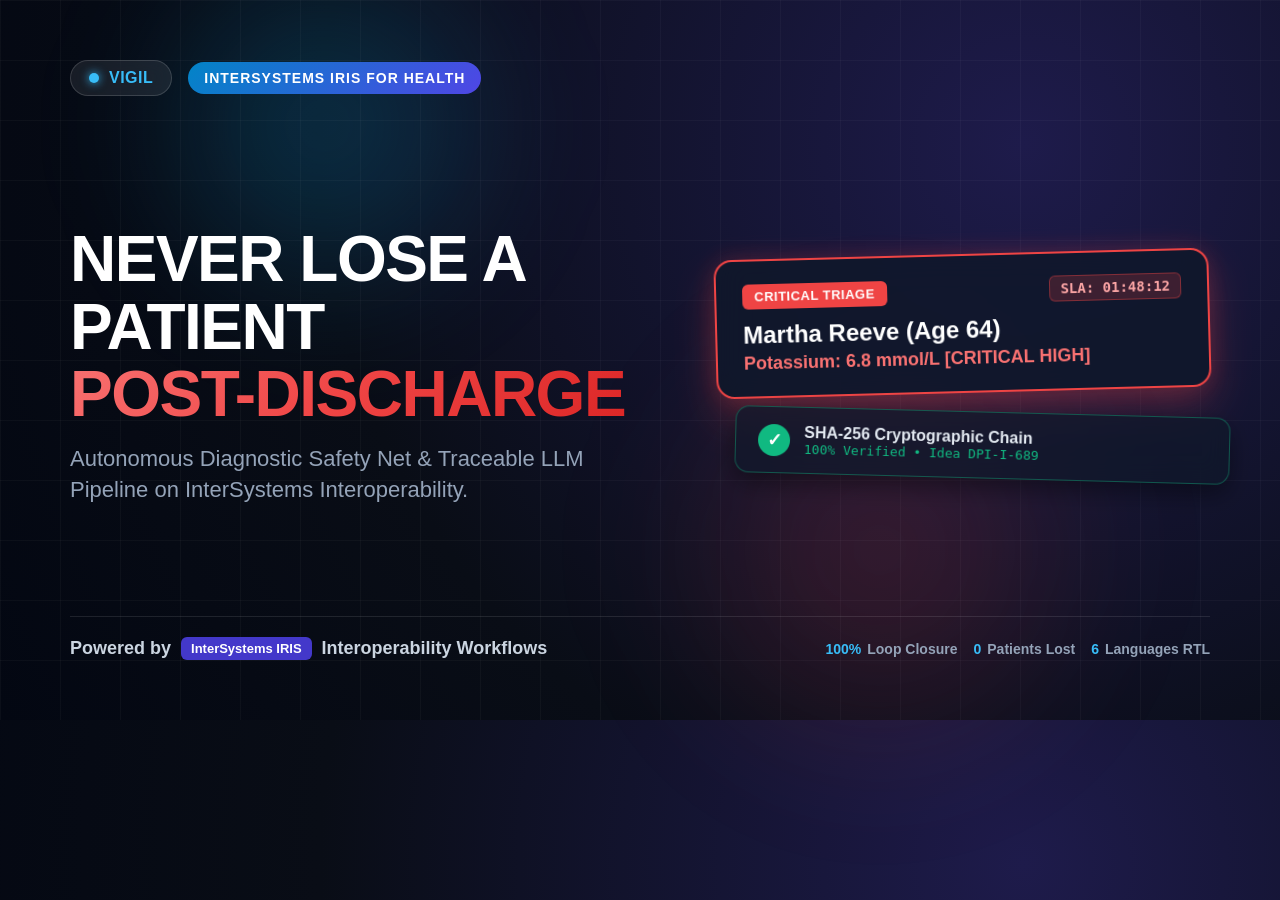
<file: docs/thumbnail_template.html>
<!DOCTYPE html>
<html lang="en">
<head>
  <meta charset="UTF-8">
  <style>
    * {
      box-sizing: border-box;
      margin: 0;
      padding: 0;
      font-family: -apple-system, BlinkMacSystemFont, "Segoe UI", Roboto, "Helvetica Neue", Arial, sans-serif;
    }
    body {
      width: 1280px;
      height: 720px;
      background: radial-gradient(circle at 80% 20%, #1e1b4b 0%, #090d16 60%, #030712 100%);
      color: #ffffff;
      overflow: hidden;
      display: flex;
      flex-direction: column;
      justify-content: space-between;
      padding: 60px 70px;
      position: relative;
    }

    /* Ambient glow elements */
    .glow-cyan {
      position: absolute;
      top: -100px;
      left: 100px;
      width: 450px;
      height: 450px;
      background: radial-gradient(circle, rgba(14, 165, 233, 0.25) 0%, transparent 70%);
      filter: blur(50px);
      z-index: 1;
    }
    .glow-red {
      position: absolute;
      bottom: -80px;
      right: 150px;
      width: 500px;
      height: 500px;
      background: radial-gradient(circle, rgba(239, 68, 68, 0.2) 0%, transparent 70%);
      filter: blur(60px);
      z-index: 1;
    }
    .grid-lines {
      position: absolute;
      inset: 0;
      background-image: 
        linear-gradient(to right, rgba(255,255,255,0.03) 1px, transparent 1px),
        linear-gradient(to bottom, rgba(255,255,255,0.03) 1px, transparent 1px);
      background-size: 60px 60px;
      z-index: 2;
    }

    .content-wrap {
      position: relative;
      z-index: 10;
      display: flex;
      flex-direction: column;
      height: 100%;
      justify-content: space-between;
    }

    /* Top bar */
    .top-badge-row {
      display: flex;
      align-items: center;
      gap: 16px;
    }
    .brand-pill {
      display: flex;
      align-items: center;
      gap: 10px;
      background: rgba(255, 255, 255, 0.08);
      border: 1px solid rgba(255, 255, 255, 0.15);
      backdrop-filter: blur(12px);
      padding: 8px 18px;
      border-radius: 9999px;
      font-size: 16px;
      font-weight: 700;
      letter-spacing: 0.5px;
      color: #38bdf8;
    }
    .pulse-dot {
      width: 10px;
      height: 10px;
      background: #38bdf8;
      border-radius: 50%;
      box-shadow: 0 0 10px #38bdf8;
    }
    .contest-pill {
      background: linear-gradient(135deg, #0284c7 0%, #4f46e5 100%);
      color: #fff;
      font-size: 14px;
      font-weight: 700;
      padding: 8px 16px;
      border-radius: 9999px;
      text-transform: uppercase;
      letter-spacing: 1px;
    }

    /* Middle section: Headline + Floating Cards */
    .hero-split {
      display: flex;
      align-items: center;
      justify-content: space-between;
      gap: 40px;
      margin-top: 20px;
    }

    .hero-text {
      flex: 1.1;
    }
    .main-title {
      font-size: 64px;
      font-weight: 900;
      line-height: 1.05;
      letter-spacing: -1.5px;
      text-transform: uppercase;
      margin-bottom: 16px;
    }
    .gradient-text-red {
      background: linear-gradient(135deg, #f87171 0%, #ef4444 50%, #dc2626 100%);
      -webkit-background-clip: text;
      -webkit-text-fill-color: transparent;
    }
    .gradient-text-cyan {
      background: linear-gradient(135deg, #38bdf8 0%, #60a5fa 100%);
      -webkit-background-clip: text;
      -webkit-text-fill-color: transparent;
    }
    .sub-title {
      font-size: 22px;
      font-weight: 500;
      color: #94a3b8;
      line-height: 1.4;
      max-width: 580px;
    }

    /* Right side cards showcase */
    .cards-col {
      flex: 0.9;
      display: flex;
      flex-direction: column;
      gap: 18px;
      position: relative;
    }

    .alert-card {
      background: rgba(15, 23, 42, 0.85);
      border: 2px solid #ef4444;
      border-radius: 18px;
      padding: 22px 26px;
      box-shadow: 0 20px 40px rgba(239, 68, 68, 0.25), 0 0 25px rgba(239, 68, 68, 0.2);
      backdrop-filter: blur(16px);
      transform: rotate(-1.5deg);
    }
    .card-header-row {
      display: flex;
      justify-content: space-between;
      align-items: center;
      margin-bottom: 12px;
    }
    .urgency-badge {
      background: #ef4444;
      color: #fff;
      font-size: 13px;
      font-weight: 800;
      padding: 5px 12px;
      border-radius: 6px;
      text-transform: uppercase;
      letter-spacing: 0.5px;
    }
    .timer-badge {
      background: rgba(239, 68, 68, 0.2);
      color: #fca5a5;
      border: 1px solid rgba(239, 68, 68, 0.4);
      font-size: 14px;
      font-weight: 700;
      padding: 4px 10px;
      border-radius: 6px;
      font-family: monospace;
    }
    .patient-name {
      font-size: 24px;
      font-weight: 800;
      color: #ffffff;
      margin-bottom: 4px;
    }
    .lab-result {
      font-size: 18px;
      font-weight: 600;
      color: #f87171;
    }

    .ledger-badge-card {
      background: rgba(15, 23, 42, 0.75);
      border: 1px solid rgba(16, 185, 129, 0.4);
      border-radius: 14px;
      padding: 16px 22px;
      box-shadow: 0 10px 25px rgba(0, 0, 0, 0.4);
      backdrop-filter: blur(12px);
      display: flex;
      align-items: center;
      gap: 14px;
      transform: rotate(1.5deg) translateX(20px);
    }
    .check-icon {
      width: 32px;
      height: 32px;
      background: #10b981;
      border-radius: 50%;
      display: flex;
      align-items: center;
      justify-content: center;
      color: #fff;
      font-weight: 900;
      font-size: 18px;
    }
    .ledger-text-main {
      font-size: 16px;
      font-weight: 700;
      color: #e2e8f0;
    }
    .ledger-text-sub {
      font-size: 13px;
      font-weight: 500;
      color: #10b981;
      font-family: monospace;
    }

    /* Bottom strip */
    .bottom-bar {
      display: flex;
      justify-content: space-between;
      align-items: center;
      border-top: 1px solid rgba(255, 255, 255, 0.1);
      padding-top: 20px;
    }
    .iris-logo-text {
      font-size: 18px;
      font-weight: 700;
      color: #cbd5e1;
      display: flex;
      align-items: center;
      gap: 10px;
    }
    .iris-pill {
      background: #4338ca;
      color: #fff;
      padding: 4px 10px;
      border-radius: 6px;
      font-size: 13px;
      font-weight: 800;
    }
    .stat-pills {
      display: flex;
      gap: 16px;
    }
    .stat-pill {
      font-size: 14px;
      font-weight: 600;
      color: #94a3b8;
      display: flex;
      align-items: center;
      gap: 6px;
    }
    .stat-pill strong {
      color: #38bdf8;
    }
  </style>
</head>
<body>
  <div class="glow-cyan"></div>
  <div class="glow-red"></div>
  <div class="grid-lines"></div>

  <div class="content-wrap">
    <!-- Top row -->
    <div class="top-badge-row">
      <div class="brand-pill">
        <div class="pulse-dot"></div>
        VIGIL
      </div>
      <div class="contest-pill">
        InterSystems IRIS for Health
      </div>
    </div>

    <!-- Hero Content -->
    <div class="hero-split">
      <div class="hero-text">
        <h1 class="main-title">
          Never Lose a Patient<br>
          <span class="gradient-text-red">Post-Discharge</span>
        </h1>
        <p class="sub-title">
          Autonomous Diagnostic Safety Net & Traceable LLM Pipeline on InterSystems Interoperability.
        </p>
      </div>

      <!-- Right Column Visual Cards -->
      <div class="cards-col">
        <!-- Floating Critical Lab Card -->
        <div class="alert-card">
          <div class="card-header-row">
            <span class="urgency-badge">Critical Triage</span>
            <span class="timer-badge">SLA: 01:48:12</span>
          </div>
          <div class="patient-name">Martha Reeve (Age 64)</div>
          <div class="lab-result">Potassium: 6.8 mmol/L [CRITICAL HIGH]</div>
        </div>

        <!-- Floating Ledger Card -->
        <div class="ledger-badge-card">
          <div class="check-icon">&#10003;</div>
          <div>
            <div class="ledger-text-main">SHA-256 Cryptographic Chain</div>
            <div class="ledger-text-sub">100% Verified • Idea DPI-I-689</div>
          </div>
        </div>
      </div>
    </div>

    <!-- Bottom Bar -->
    <div class="bottom-bar">
      <div class="iris-logo-text">
        Powered by <span class="iris-pill">InterSystems IRIS</span> Interoperability Workflows
      </div>
      <div class="stat-pills">
        <div class="stat-pill"><strong>100%</strong> Loop Closure</div>
        <div class="stat-pill"><strong>0</strong> Patients Lost</div>
        <div class="stat-pill"><strong>6</strong> Languages RTL</div>
      </div>
    </div>
  </div>
</body>
</html>
</file>
